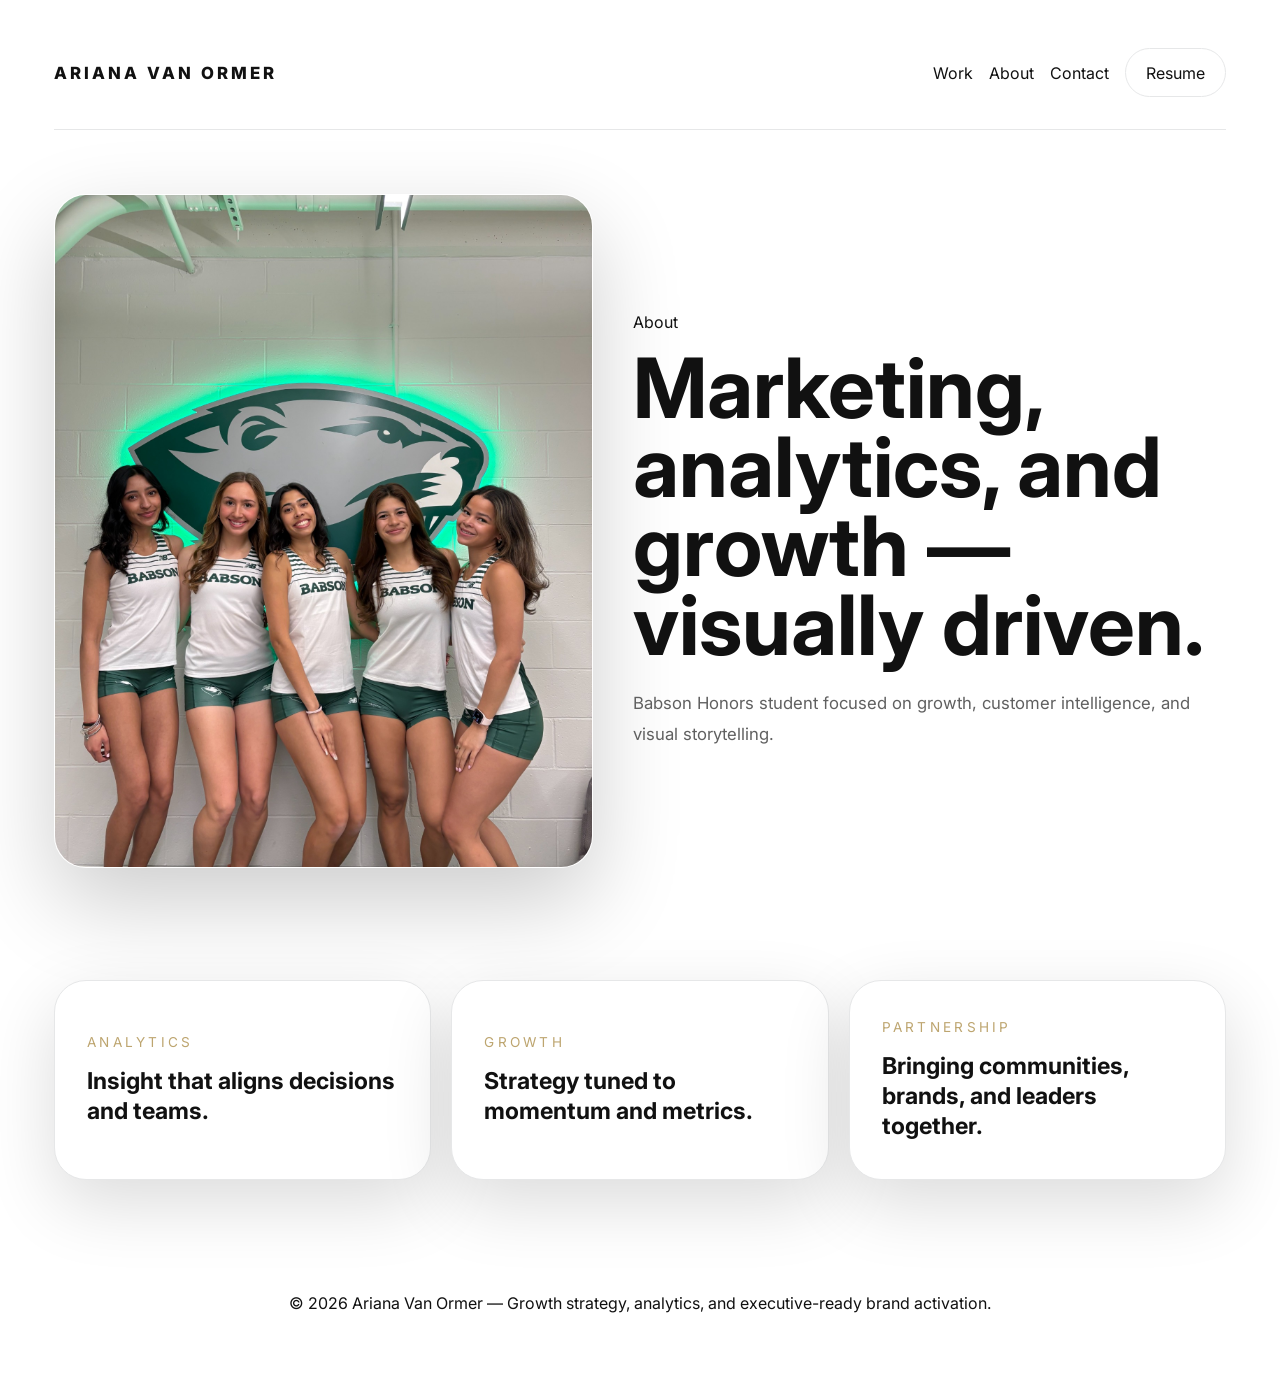
<file: about.html>
﻿<!DOCTYPE html>
<html lang="en">
<head>
  <meta charset="UTF-8">
  <meta name="viewport" content="width=device-width, initial-scale=1.0">
  <title>About | Ariana Van Ormer</title>
  <meta name="description" content="Ariana Van Ormer is a growth strategist specializing in analytics, brand momentum, and executive-ready storytelling.">
  <link rel="preconnect" href="https://fonts.googleapis.com">
  <link rel="preconnect" href="https://fonts.gstatic.com" crossorigin>
  <link href="https://fonts.googleapis.com/css2?family=Inter:wght@400;500;600;700;800&display=swap" rel="stylesheet">
  <link rel="stylesheet" href="css/style.css">
  <script defer src="js/script.js"></script>
</head>
<body>
  <div class="page-shell">
    <header class="site-header">
      <a class="brand" href="index.html">Ariana Van Ormer</a>
      <button class="nav-toggle" aria-label="Open navigation">
        <span></span><span></span><span></span>
      </button>
      <nav class="site-nav">
        <a href="index.html#projects">Work</a>
        <a href="index.html#about">About</a>
        <a href="index.html#contact">Contact</a>
        <a class="nav-cta" href="resume.html">Resume</a>
      </nav>
    </header>

    <main>
      <section class="about-hero section-block">
        <div class="about-headshot">
          <img src="assets/athlete.jpg" alt="Ariana Van Ormer athlete portrait">
        </div>
        <div class="about-copy">
          <p class="eyebrow">About</p>
          <h1>Marketing, analytics, and growth — visually driven.</h1>
          <p class="about-intro">Babson Honors student focused on growth, customer intelligence, and visual storytelling.</p>
        </div>
      </section>

      <section class="pillar-section section-block">
        <div class="pillar-grid">
          <article class="pillar-card">
            <span>ANALYTICS</span>
            <h2>Insight that aligns decisions and teams.</h2>
          </article>
          <article class="pillar-card">
            <span>GROWTH</span>
            <h2>Strategy tuned to momentum and metrics.</h2>
          </article>
          <article class="pillar-card">
            <span>PARTNERSHIP</span>
            <h2>Bringing communities, brands, and leaders together.</h2>
          </article>
        </div>
      </section>
    </main>

    <footer class="site-footer">
      <p>© 2026 Ariana Van Ormer — Growth strategy, analytics, and executive-ready brand activation.</p>
    </footer>
  </div>
</body>
</html>
</file>
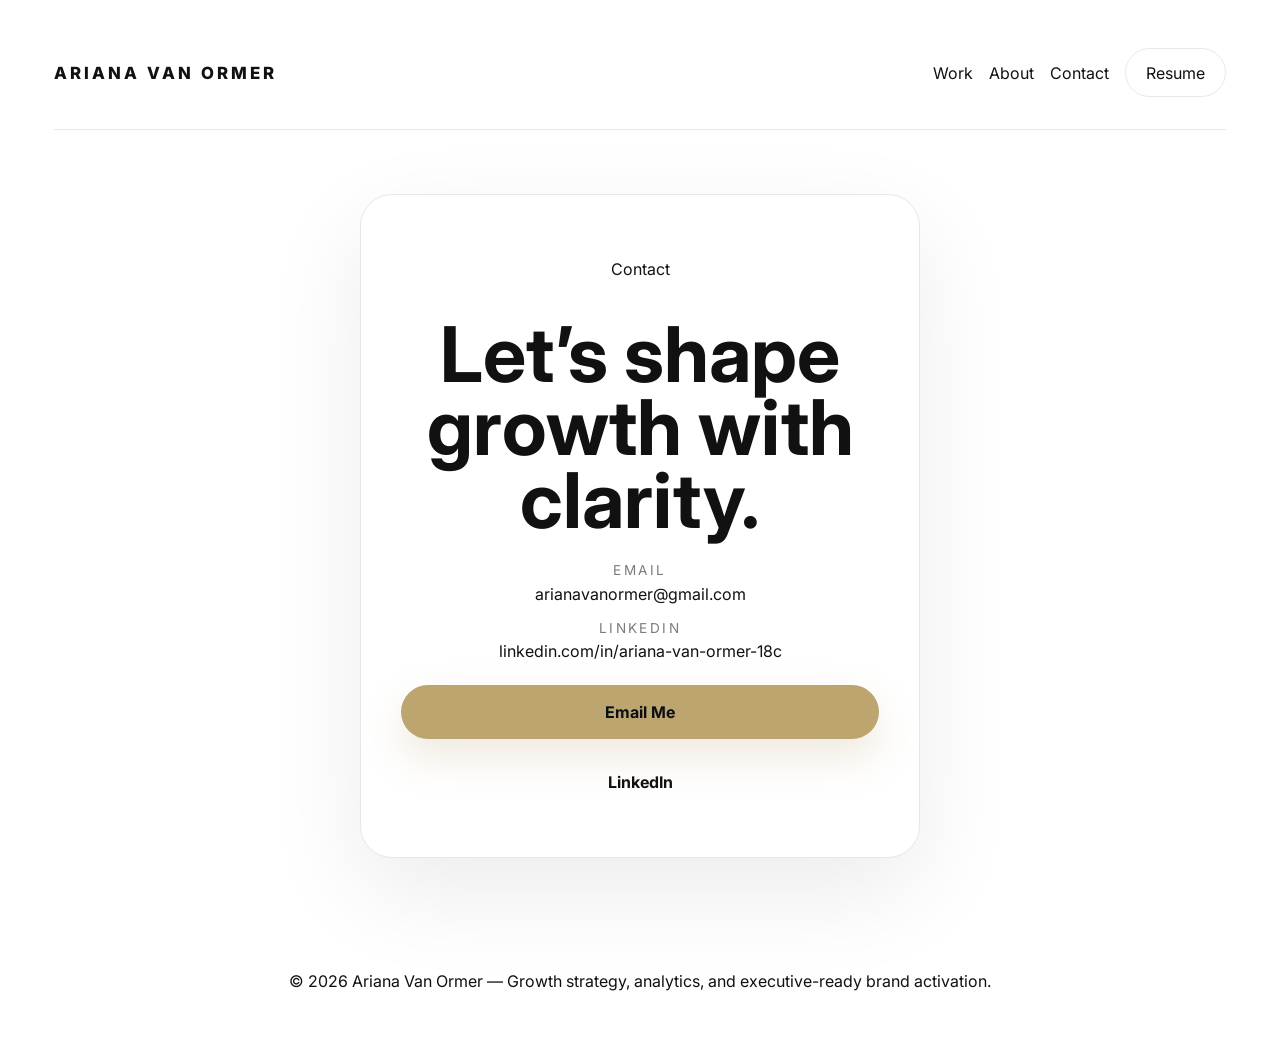
<file: contact.html>
﻿<!DOCTYPE html>
<html lang="en">
<head>
  <meta charset="UTF-8">
  <meta name="viewport" content="width=device-width, initial-scale=1.0">
  <title>Contact | Ariana Van Ormer</title>
  <meta name="description" content="Contact Ariana Van Ormer for growth strategy, analytics leadership, and executive-ready brand direction.">
  <link rel="preconnect" href="https://fonts.googleapis.com">
  <link rel="preconnect" href="https://fonts.gstatic.com" crossorigin>
  <link href="https://fonts.googleapis.com/css2?family=Inter:wght@400;500;600;700;800&display=swap" rel="stylesheet">
  <link rel="stylesheet" href="css/style.css">
  <script defer src="js/script.js"></script>
</head>
<body>
  <div class="page-shell">
    <header class="site-header">
      <a class="brand" href="index.html">Ariana Van Ormer</a>
      <button class="nav-toggle" aria-label="Open navigation">
        <span></span><span></span><span></span>
      </button>
      <nav class="site-nav">
        <a href="index.html#projects">Work</a>
        <a href="index.html#about">About</a>
        <a href="index.html#contact">Contact</a>
        <a class="nav-cta" href="resume.html">Resume</a>
      </nav>
    </header>

    <main>
      <section class="contact-page">
        <div class="contact-panel">
          <p class="eyebrow">Contact</p>
          <h1>Let’s shape growth with clarity.</h1>
          <div class="contact-details">
            <div class="contact-item">
              <span>Email</span>
              <a href="mailto:arianavanormer@gmail.com">arianavanormer@gmail.com</a>
            </div>
            <div class="contact-item">
              <span>LinkedIn</span>
              <a href="https://www.linkedin.com/in/ariana-van-ormer-18c/" target="_blank" rel="noreferrer">linkedin.com/in/ariana-van-ormer-18c</a>
            </div>
          </div>
          <div class="contact-actions">
            <a class="button button-primary" href="mailto:arianavanormer@gmail.com">Email Me</a>
            <a class="button button-secondary" href="https://www.linkedin.com/in/ariana-van-ormer-18c/" target="_blank" rel="noreferrer">LinkedIn</a>
          </div>
        </div>
      </section>
    </main>

    <footer class="site-footer">
      <p>© 2026 Ariana Van Ormer — Growth strategy, analytics, and executive-ready brand activation.</p>
    </footer>
  </div>
</body>
</html>
</file>
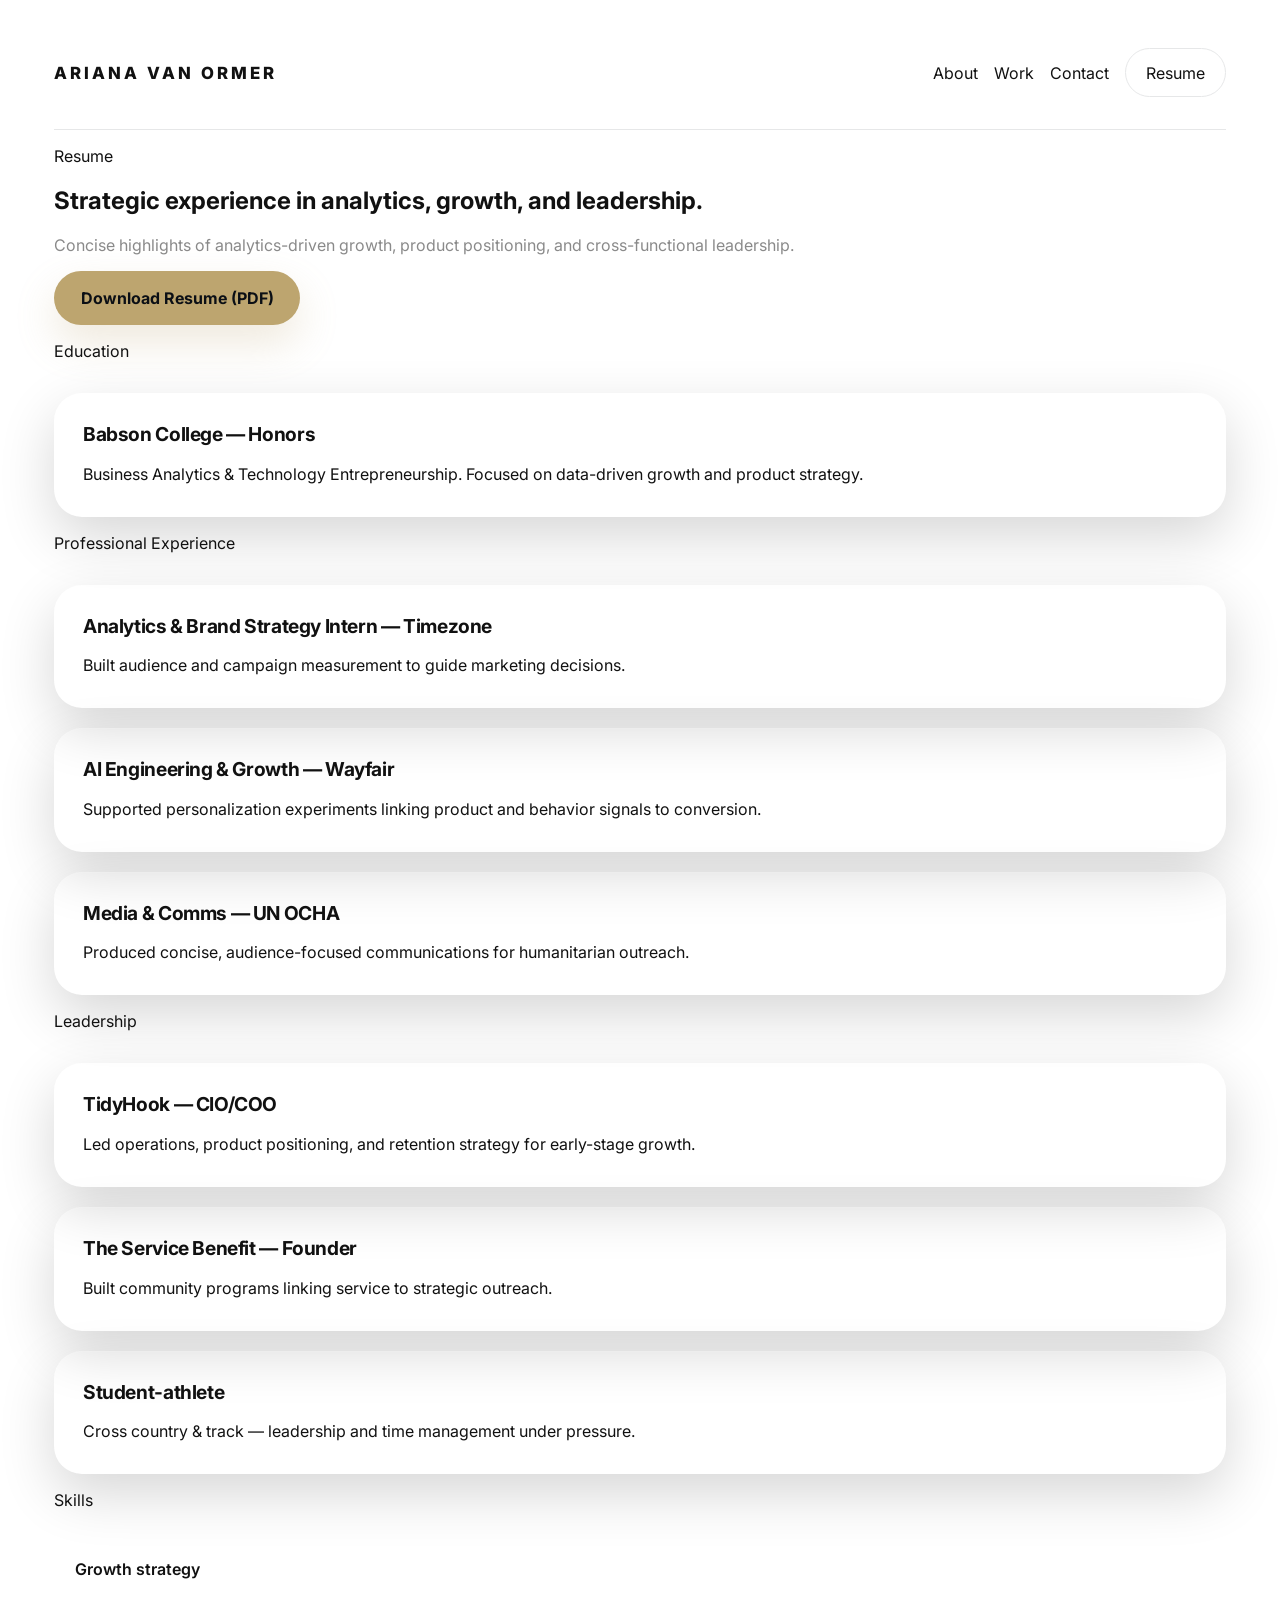
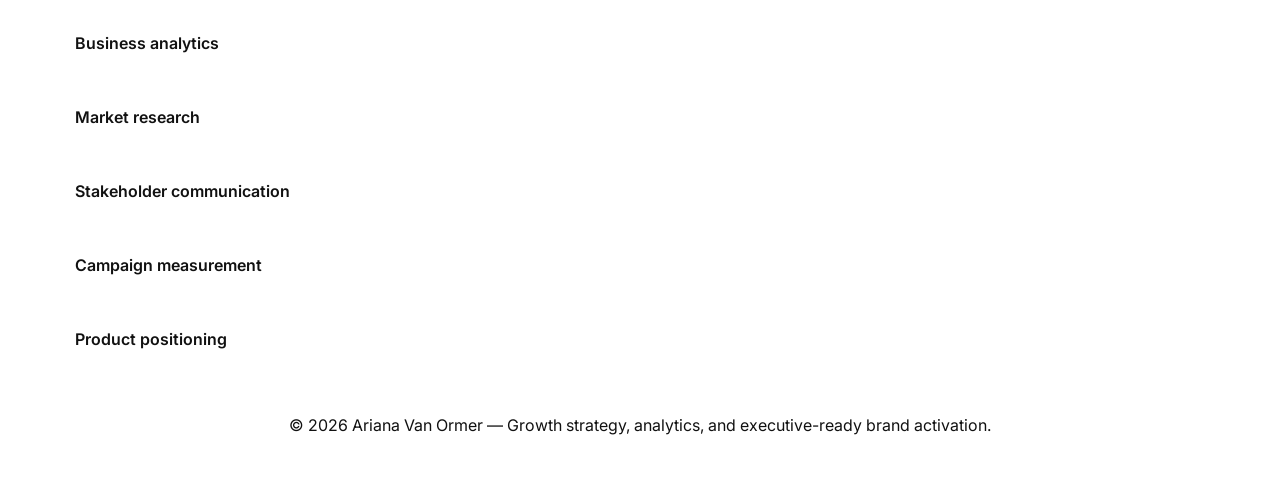
<file: resume.html>
﻿<!DOCTYPE html>
<html lang="en">
<head>
  <meta charset="UTF-8">
  <meta name="viewport" content="width=device-width, initial-scale=1.0">
  <title>Resume | Ariana Van Ormer</title>
  <link rel="preconnect" href="https://fonts.googleapis.com">
  <link rel="preconnect" href="https://fonts.gstatic.com" crossorigin>
  <link href="https://fonts.googleapis.com/css2?family=Inter:wght@400;500;600;700;800&display=swap" rel="stylesheet">
  <link rel="stylesheet" href="css/style.css">
  <script defer src="js/script.js"></script>
</head>
<body>
  <div class="page-shell">
    <header class="site-header">
      <a class="brand" href="index.html">Ariana Van Ormer</a>
      <button class="nav-toggle" aria-label="Open navigation">
        <span></span><span></span><span></span>
      </button>
      <nav class="site-nav">
        <a href="index.html#about">About</a>
        <a href="index.html#projects">Work</a>
        <a href="index.html#contact">Contact</a>
        <a class="nav-cta" href="resume.html">Resume</a>
      </nav>
    </header>

    <main>
      <section class="section-block">
        <p class="eyebrow">Resume</p>
        <h2>Strategic experience in analytics, growth, and leadership.</h2>
        <p class="hero-text">Concise highlights of analytics-driven growth, product positioning, and cross-functional leadership.</p>
        <div style="margin-top:1rem">
          <a class="button button-primary" href="assets/resume.pdf.pdf" download>Download Resume (PDF)</a>
        </div>
      </section>

      <section class="section-block">
        <p class="eyebrow">Education</p>
        <div class="experience-grid">
          <article class="experience-card">
            <h3>Babson College — Honors</h3>
            <p>Business Analytics & Technology Entrepreneurship. Focused on data-driven growth and product strategy.</p>
          </article>
        </div>
      </section>

      <section class="section-block">
        <p class="eyebrow">Professional Experience</p>
        <div class="experience-grid">
          <article class="experience-card">
            <h3>Analytics & Brand Strategy Intern — Timezone</h3>
            <p>Built audience and campaign measurement to guide marketing decisions.</p>
          </article>
          <article class="experience-card">
            <h3>AI Engineering & Growth — Wayfair</h3>
            <p>Supported personalization experiments linking product and behavior signals to conversion.</p>
          </article>
          <article class="experience-card">
            <h3>Media & Comms — UN OCHA</h3>
            <p>Produced concise, audience-focused communications for humanitarian outreach.</p>
          </article>
        </div>
      </section>

      <section class="section-block">
        <p class="eyebrow">Leadership</p>
        <div class="experience-grid">
          <article class="experience-card">
            <h3>TidyHook — CIO/COO</h3>
            <p>Led operations, product positioning, and retention strategy for early-stage growth.</p>
          </article>
          <article class="experience-card">
            <h3>The Service Benefit — Founder</h3>
            <p>Built community programs linking service to strategic outreach.</p>
          </article>
          <article class="experience-card">
            <h3>Student-athlete</h3>
            <p>Cross country & track — leadership and time management under pressure.</p>
          </article>
        </div>
      </section>

      <section class="section-block">
        <p class="eyebrow">Skills</p>
        <div class="skills-grid">
          <div class="skill-pill">Growth strategy</div>
          <div class="skill-pill">Business analytics</div>
          <div class="skill-pill">Market research</div>
          <div class="skill-pill">Stakeholder communication</div>
          <div class="skill-pill">Campaign measurement</div>
          <div class="skill-pill">Product positioning</div>
        </div>
      </section>
    </main>

    <footer class="site-footer">
      <p>© 2026 Ariana Van Ormer — Growth strategy, analytics, and executive-ready brand activation.</p>
    </footer>
  </div>
</body>
</html>
</file>
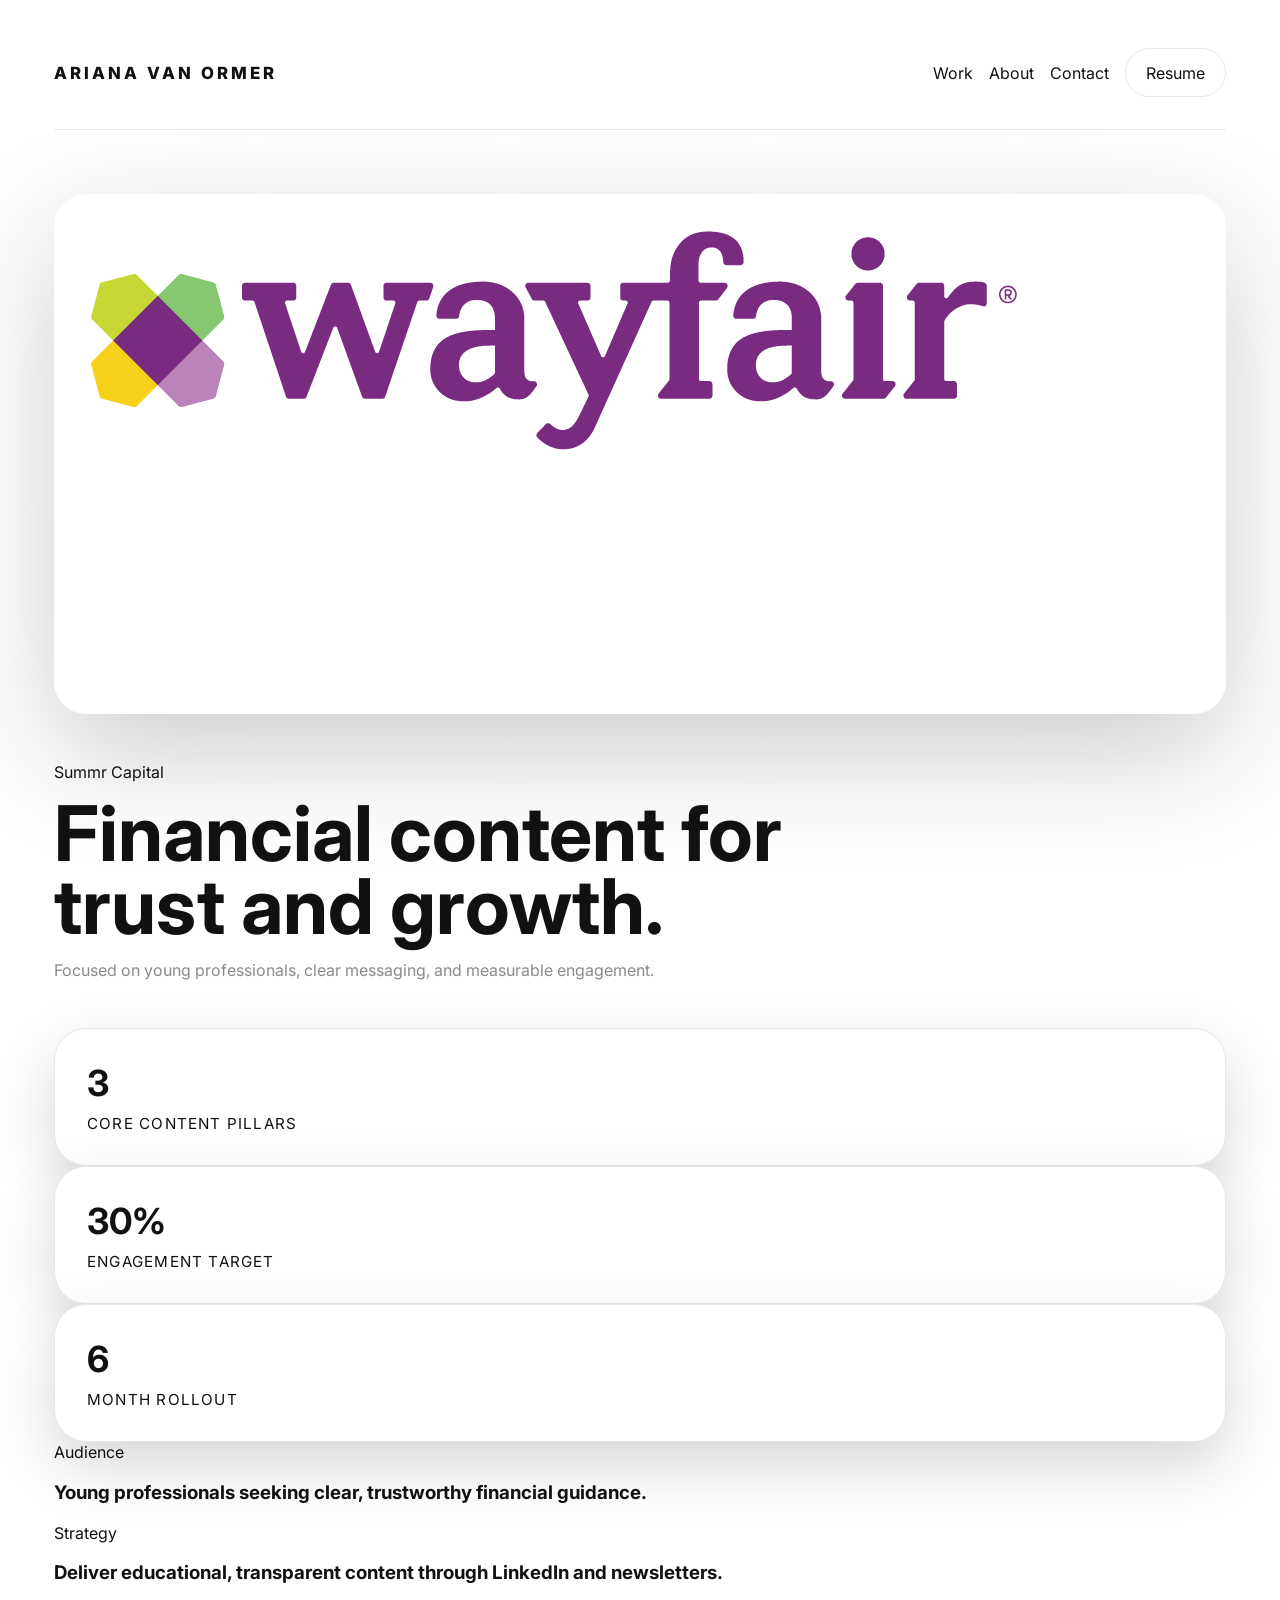
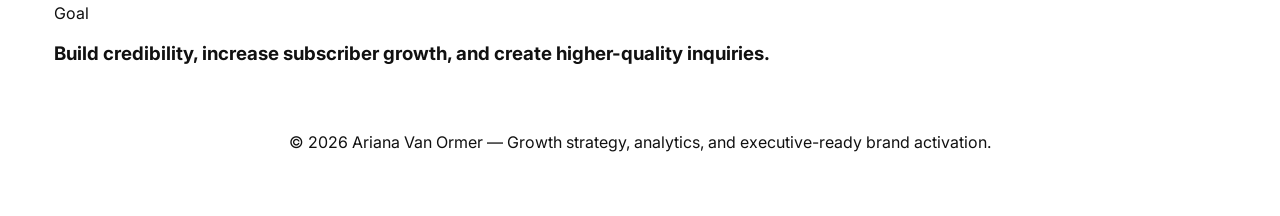
<file: projects/summr-financial-content-strategy.html>
<!DOCTYPE html>
<html lang="en">
<head>
  <meta charset="UTF-8">
  <meta name="viewport" content="width=device-width, initial-scale=1.0">
  <title>Summr Capital Strategy | Ariana Van Ormer</title>
  <meta name="description" content="Summr Capital strategic marketing case study focused on audience, trust, and financial content growth.">
  <link rel="preconnect" href="https://fonts.googleapis.com">
  <link rel="preconnect" href="https://fonts.gstatic.com" crossorigin>
  <link href="https://fonts.googleapis.com/css2?family=Inter:wght@400;500;600;700;800&display=swap" rel="stylesheet">
  <link rel="stylesheet" href="../css/style.css">
  <script defer src="../js/script.js"></script>
</head>
<body>
  <div class="page-shell">
    <header class="site-header">
      <a class="brand" href="../index.html">Ariana Van Ormer</a>
      <button class="nav-toggle" aria-label="Open navigation">
        <span></span><span></span><span></span>
      </button>
      <nav class="site-nav">
        <a href="../index.html#projects">Work</a>
        <a href="../index.html#about">About</a>
        <a href="../index.html#contact">Contact</a>
        <a class="nav-cta" href="../resume.html">Resume</a>
      </nav>
    </header>

    <main>
      <section class="case-hero">
        <div class="case-hero-image">
          <img src="../assets/wayfair.png" alt="Summr case study image">
        </div>
        <div class="case-hero-copy">
          <p class="eyebrow">Summr Capital</p>
          <h1>Financial content for trust and growth.</h1>
          <p class="hero-text">Focused on young professionals, clear messaging, and measurable engagement.</p>
        </div>
      </section>

      <section class="metrics-strip">
        <div class="metric-card">
          <strong>3</strong>
          <span>Core content pillars</span>
        </div>
        <div class="metric-card">
          <strong>30%</strong>
          <span>Engagement target</span>
        </div>
        <div class="metric-card">
          <strong>6</strong>
          <span>Month rollout</span>
        </div>
      </section>

      <section class="summary-grid">
        <article class="summary-card">
          <span>Audience</span>
          <h3>Young professionals seeking clear, trustworthy financial guidance.</h3>
        </article>
        <article class="summary-card">
          <span>Strategy</span>
          <h3>Deliver educational, transparent content through LinkedIn and newsletters.</h3>
        </article>
        <article class="summary-card">
          <span>Goal</span>
          <h3>Build credibility, increase subscriber growth, and create higher-quality inquiries.</h3>
        </article>
      </section>
    </main>

    <footer class="site-footer">
      <p>© 2026 Ariana Van Ormer — Growth strategy, analytics, and executive-ready brand activation.</p>
    </footer>
  </div>
</body>
</html>
</file>
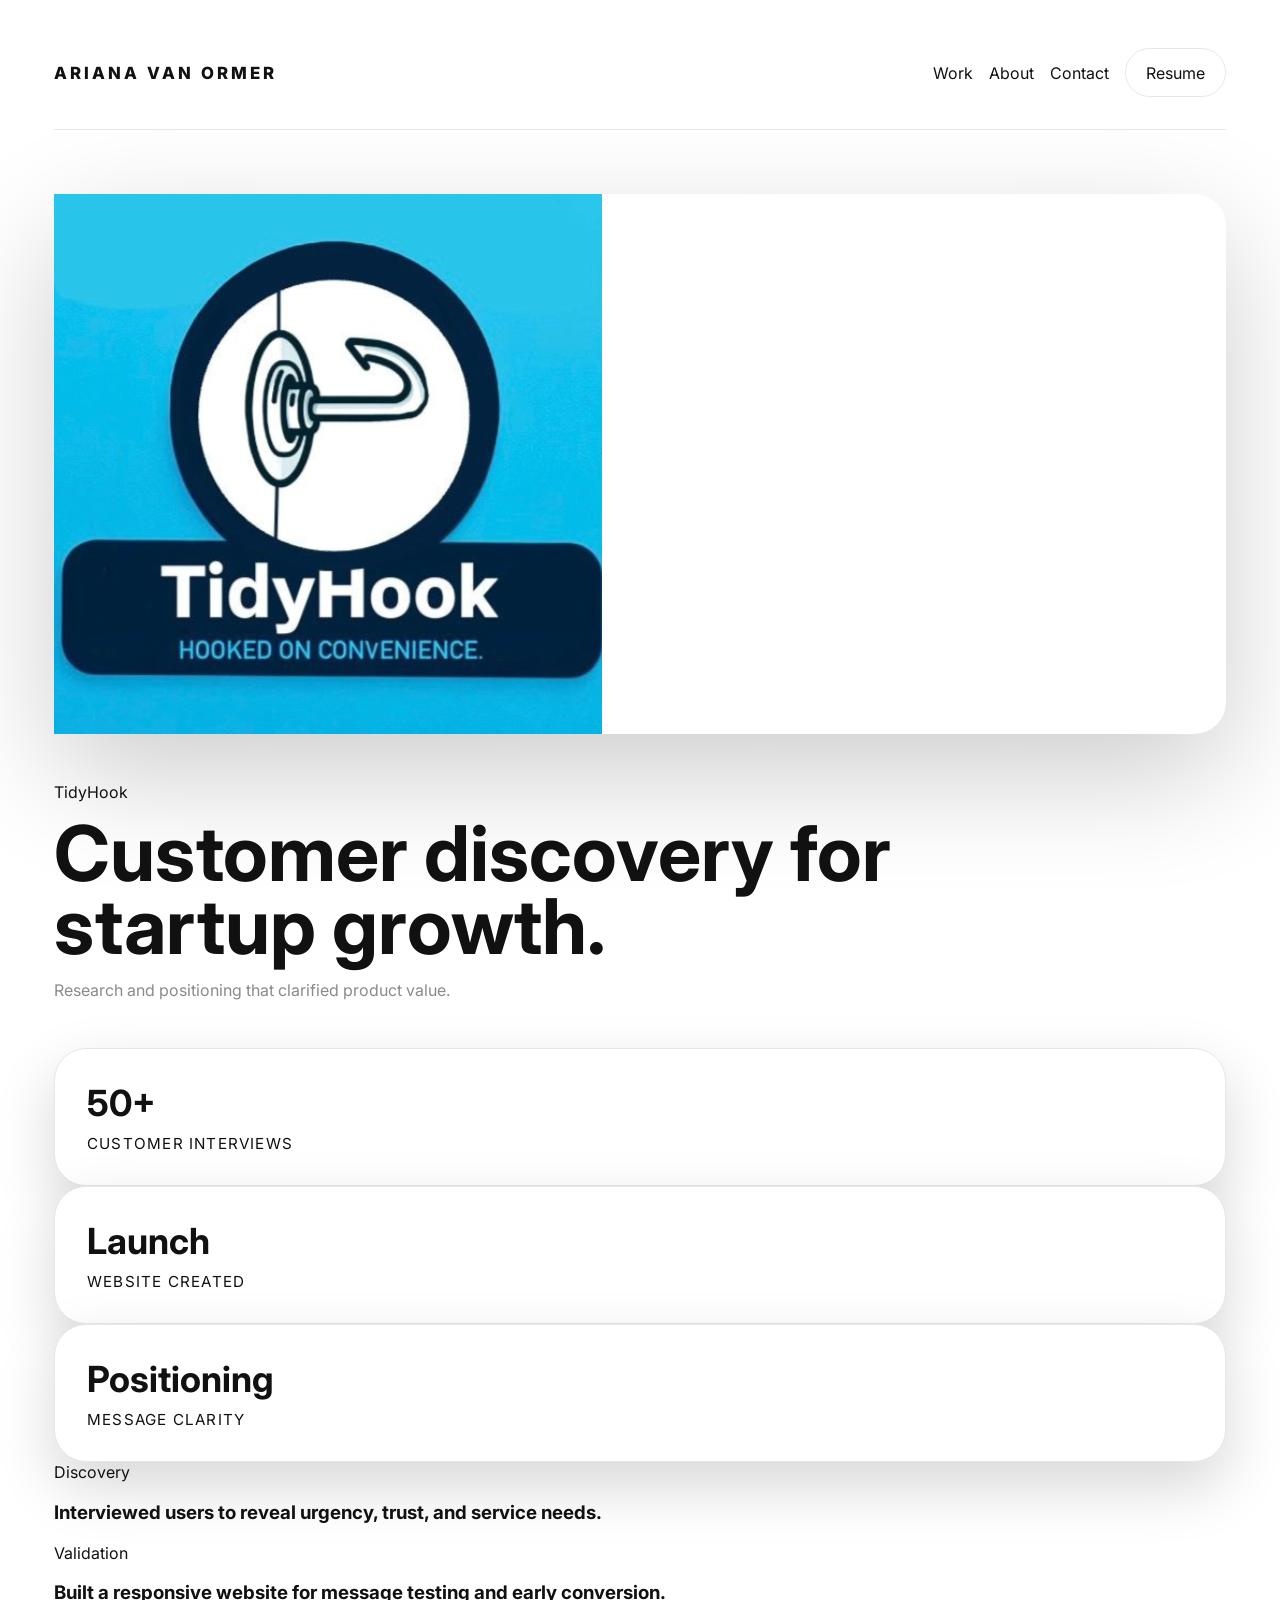
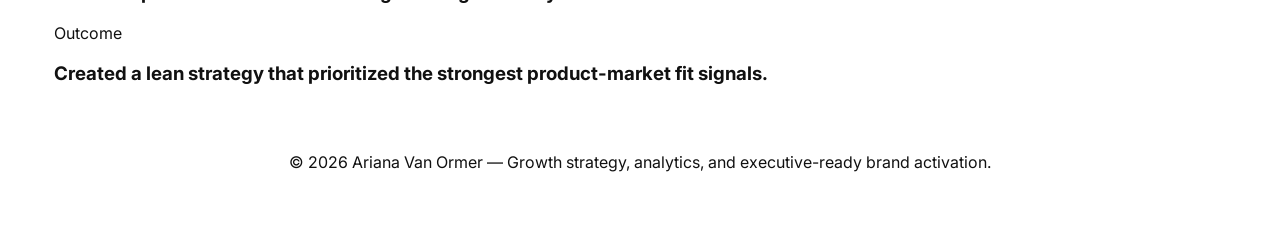
<file: projects/tidyhook-startup-growth.html>
﻿<!DOCTYPE html>
<html lang="en">
<head>
  <meta charset="UTF-8">
  <meta name="viewport" content="width=device-width, initial-scale=1.0">
  <title>TidyHook Growth Case Study | Ariana Van Ormer</title>
  <meta name="description" content="TidyHook startup growth case study focused on customer discovery, narrative, and early product positioning.">
  <link rel="preconnect" href="https://fonts.googleapis.com">
  <link rel="preconnect" href="https://fonts.gstatic.com" crossorigin>
  <link href="https://fonts.googleapis.com/css2?family=Inter:wght@400;500;600;700;800&display=swap" rel="stylesheet">
  <link rel="stylesheet" href="../css/style.css">
  <script defer src="../js/script.js"></script>
</head>
<body>
  <div class="page-shell">
    <header class="site-header">
      <a class="brand" href="../index.html">Ariana Van Ormer</a>
      <button class="nav-toggle" aria-label="Open navigation">
        <span></span><span></span><span></span>
      </button>
      <nav class="site-nav">
        <a href="../index.html#projects">Work</a>
        <a href="../index.html#about">About</a>
        <a href="../index.html#contact">Contact</a>
        <a class="nav-cta" href="../resume.html">Resume</a>
      </nav>
    </header>

    <main>
      <section class="case-hero">
        <div class="case-hero-image">
          <img src="../assets/tidyhook.png" alt="TidyHook case study image">
        </div>
        <div class="case-hero-copy">
          <p class="eyebrow">TidyHook</p>
          <h1>Customer discovery for startup growth.</h1>
          <p class="hero-text">Research and positioning that clarified product value.</p>
        </div>
      </section>

      <section class="metrics-strip">
        <div class="metric-card">
          <strong>50+</strong>
          <span>Customer interviews</span>
        </div>
        <div class="metric-card">
          <strong>Launch</strong>
          <span>Website created</span>
        </div>
        <div class="metric-card">
          <strong>Positioning</strong>
          <span>Message clarity</span>
        </div>
      </section>

      <section class="summary-grid">
        <article class="summary-card">
          <span>Discovery</span>
          <h3>Interviewed users to reveal urgency, trust, and service needs.</h3>
        </article>
        <article class="summary-card">
          <span>Validation</span>
          <h3>Built a responsive website for message testing and early conversion.
</h3>
        </article>
        <article class="summary-card">
          <span>Outcome</span>
          <h3>Created a lean strategy that prioritized the strongest product-market fit signals.</h3>
        </article>
      </section>
    </main>

    <footer class="site-footer">
      <p>© 2026 Ariana Van Ormer — Growth strategy, analytics, and executive-ready brand activation.</p>
    </footer>
  </div>
</body>
</html>
</file>
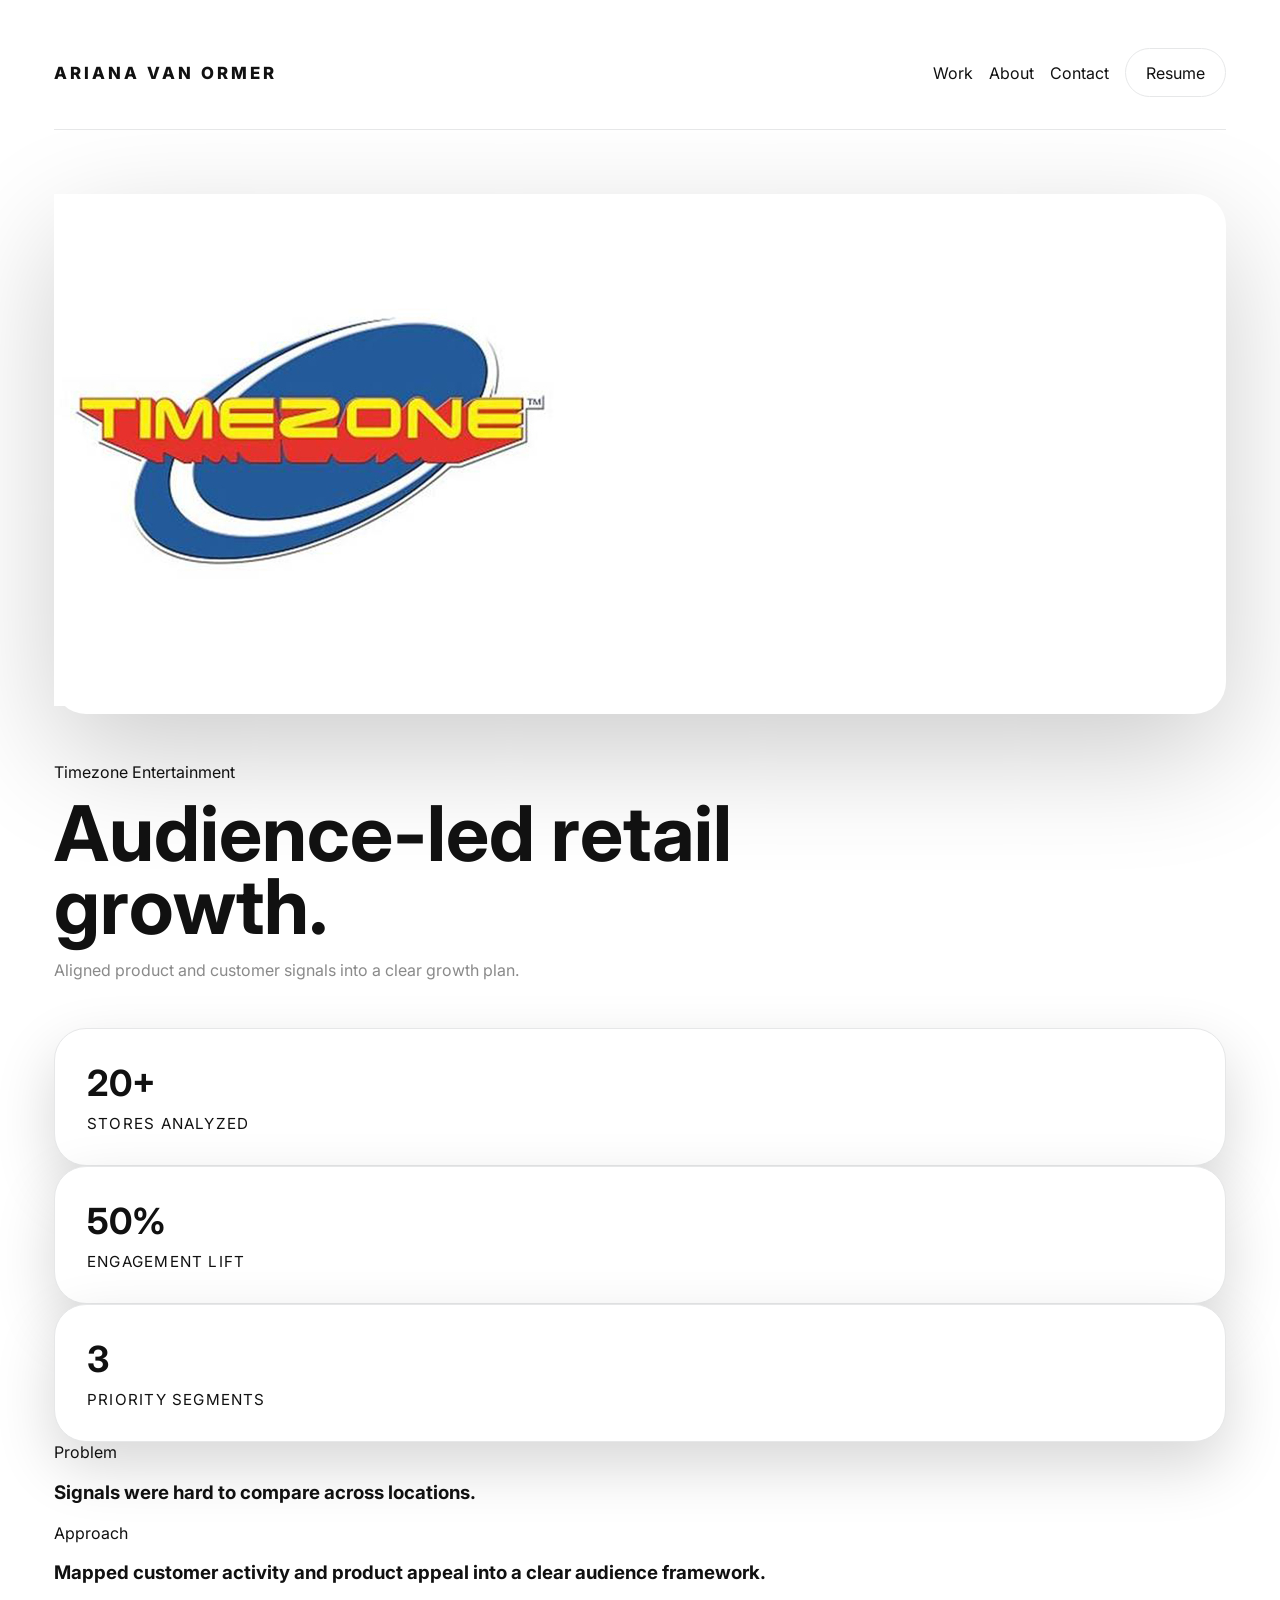
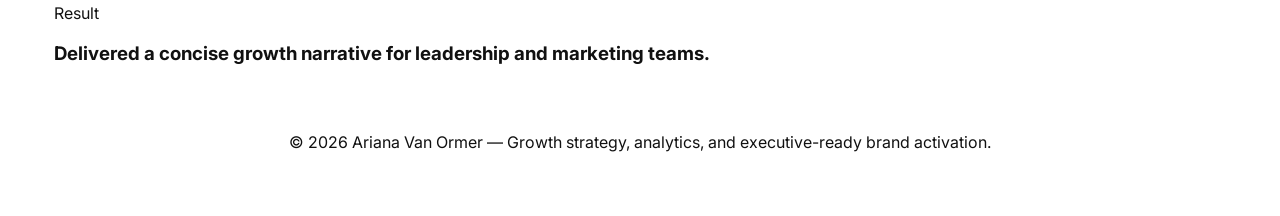
<file: projects/timezone-case-study.html>
﻿<!DOCTYPE html>
<html lang="en">
<head>
  <meta charset="UTF-8">
  <meta name="viewport" content="width=device-width, initial-scale=1.0">
  <title>Timezone Entertainment Case Study | Ariana Van Ormer</title>
  <meta name="description" content="Timezone Entertainment case study focused on audience analytics and retail growth strategy.">
  <link rel="preconnect" href="https://fonts.googleapis.com">
  <link rel="preconnect" href="https://fonts.gstatic.com" crossorigin>
  <link href="https://fonts.googleapis.com/css2?family=Inter:wght@400;500;600;700;800&display=swap" rel="stylesheet">
  <link rel="stylesheet" href="../css/style.css">
  <script defer src="../js/script.js"></script>
</head>
<body>
  <div class="page-shell">
    <header class="site-header">
      <a class="brand" href="../index.html">Ariana Van Ormer</a>
      <button class="nav-toggle" aria-label="Open navigation">
        <span></span><span></span><span></span>
      </button>
      <nav class="site-nav">
        <a href="../index.html#projects">Work</a>
        <a href="../index.html#about">About</a>
        <a href="../index.html#contact">Contact</a>
        <a class="nav-cta" href="../resume.html">Resume</a>
      </nav>
    </header>

    <main>
      <section class="case-hero">
        <div class="case-hero-image">
          <img src="../assets/timezone.png" alt="Timezone Entertainment case study image">
        </div>
        <div class="case-hero-copy">
          <p class="eyebrow">Timezone Entertainment</p>
          <h1>Audience-led retail growth.</h1>
          <p class="hero-text">Aligned product and customer signals into a clear growth plan.</p>
        </div>
      </section>

      <section class="metrics-strip">
        <div class="metric-card">
          <strong>20+</strong>
          <span>Stores analyzed</span>
        </div>
        <div class="metric-card">
          <strong>50%</strong>
          <span>Engagement lift</span>
        </div>
        <div class="metric-card">
          <strong>3</strong>
          <span>Priority segments</span>
        </div>
      </section>

      <section class="summary-grid">
        <article class="summary-card">
          <span>Problem</span>
          <h3>Signals were hard to compare across locations.</h3>
        </article>
        <article class="summary-card">
          <span>Approach</span>
          <h3>Mapped customer activity and product appeal into a clear audience framework.</h3>
        </article>
        <article class="summary-card">
          <span>Result</span>
          <h3>Delivered a concise growth narrative for leadership and marketing teams.</h3>
        </article>
      </section>
    </main>

    <footer class="site-footer">
      <p>© 2026 Ariana Van Ormer — Growth strategy, analytics, and executive-ready brand activation.</p>
    </footer>
  </div>
</body>
</html>
</file>
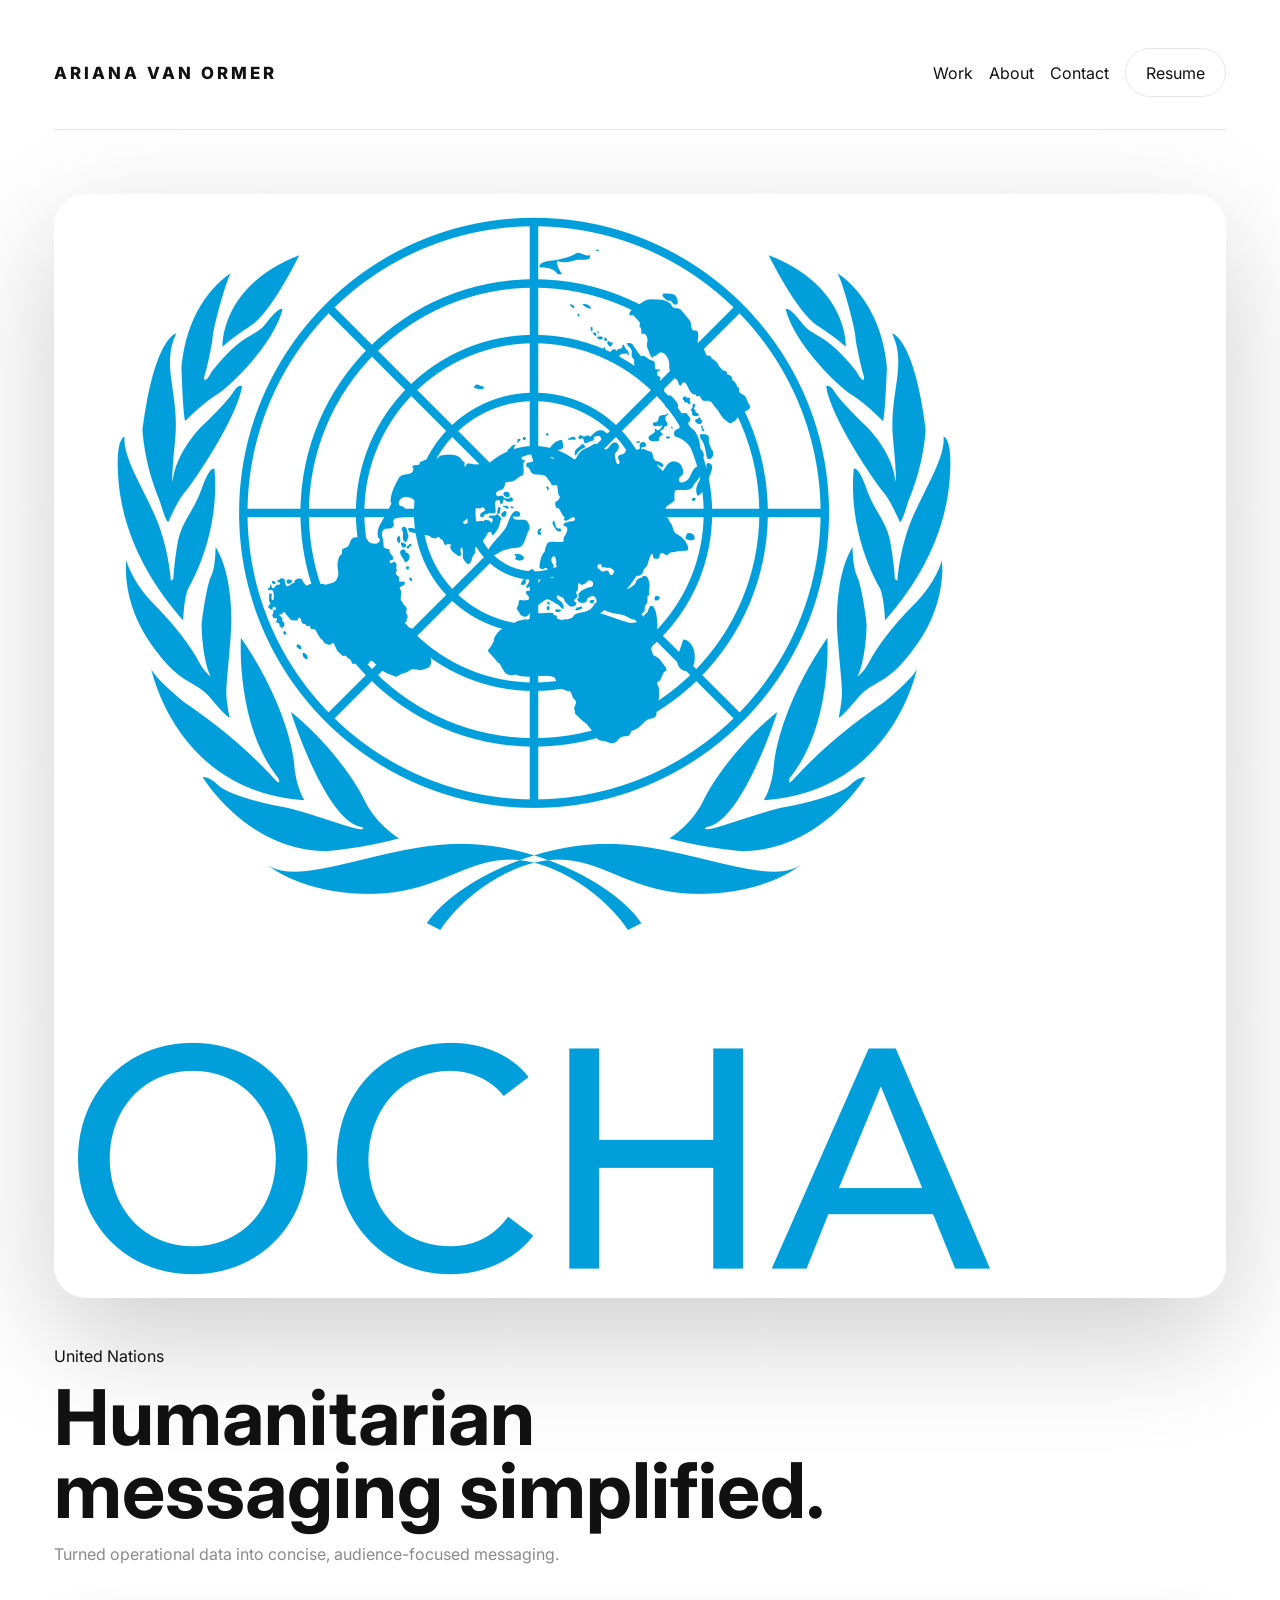
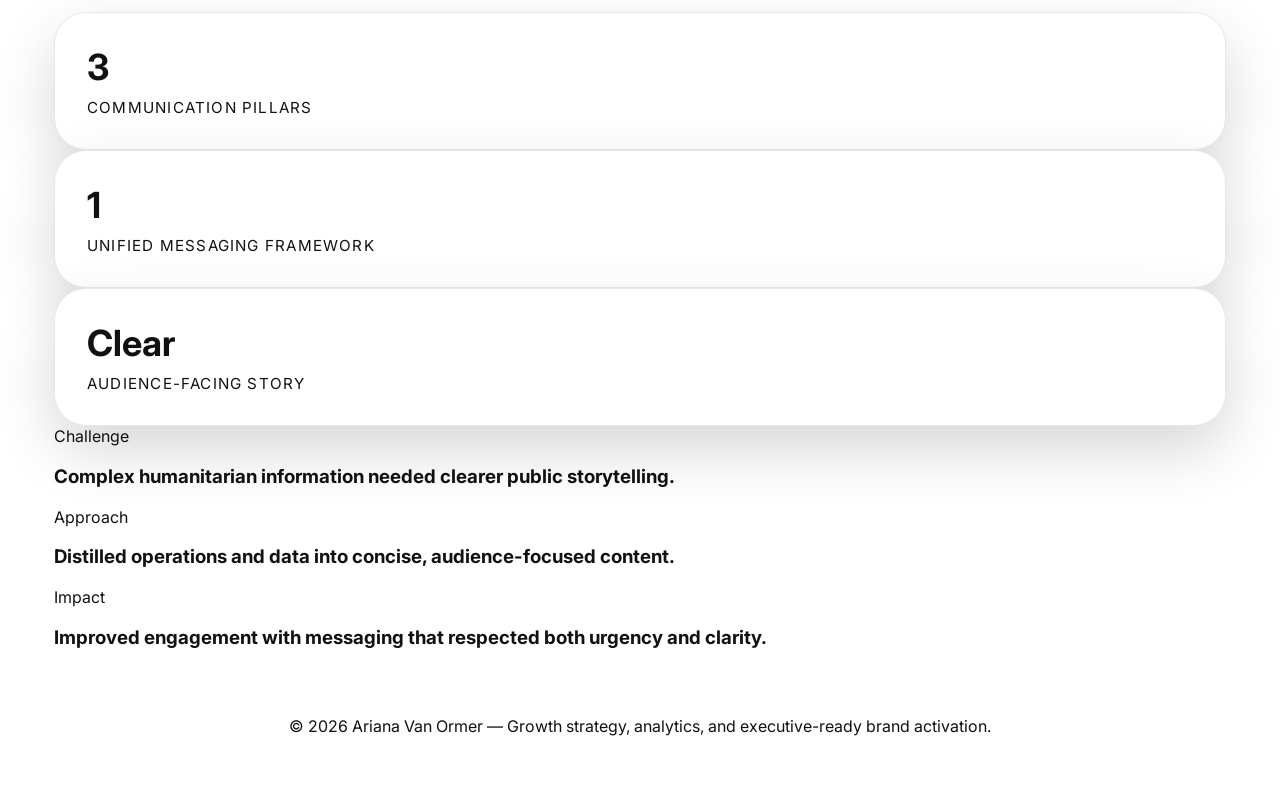
<file: projects/un-communications.html>
﻿<!DOCTYPE html>
<html lang="en">
<head>
  <meta charset="UTF-8">
  <meta name="viewport" content="width=device-width, initial-scale=1.0">
  <title>UN Communications Case Study | Ariana Van Ormer</title>
  <meta name="description" content="UN OCHA communications case study focused on simplifying humanitarian messaging and audience engagement.">
  <link rel="preconnect" href="https://fonts.googleapis.com">
  <link rel="preconnect" href="https://fonts.gstatic.com" crossorigin>
  <link href="https://fonts.googleapis.com/css2?family=Inter:wght@400;500;600;700;800&display=swap" rel="stylesheet">
  <link rel="stylesheet" href="../css/style.css">
  <script defer src="../js/script.js"></script>
</head>
<body>
  <div class="page-shell">
    <header class="site-header">
      <a class="brand" href="../index.html">Ariana Van Ormer</a>
      <button class="nav-toggle" aria-label="Open navigation">
        <span></span><span></span><span></span>
      </button>
      <nav class="site-nav">
        <a href="../index.html#projects">Work</a>
        <a href="../index.html#about">About</a>
        <a href="../index.html#contact">Contact</a>
        <a class="nav-cta" href="../resume.html">Resume</a>
      </nav>
    </header>

    <main>
      <section class="case-hero">
        <div class="case-hero-image">
          <img src="../assets/un.png" alt="UN case study image">
        </div>
        <div class="case-hero-copy">
          <p class="eyebrow">United Nations</p>
          <h1>Humanitarian messaging simplified.</h1>
          <p class="hero-text">Turned operational data into concise, audience-focused messaging.</p>
        </div>
      </section>

      <section class="metrics-strip">
        <div class="metric-card">
          <strong>3</strong>
          <span>Communication pillars</span>
        </div>
        <div class="metric-card">
          <strong>1</strong>
          <span>Unified messaging framework</span>
        </div>
        <div class="metric-card">
          <strong>Clear</strong>
          <span>Audience-facing story</span>
        </div>
      </section>

      <section class="summary-grid">
        <article class="summary-card">
          <span>Challenge</span>
          <h3>Complex humanitarian information needed clearer public storytelling.</h3>
        </article>
        <article class="summary-card">
          <span>Approach</span>
          <h3>Distilled operations and data into concise, audience-focused content.
</h3>
        </article>
        <article class="summary-card">
          <span>Impact</span>
          <h3>Improved engagement with messaging that respected both urgency and clarity.</h3>
        </article>
      </section>
    </main>

    <footer class="site-footer">
      <p>© 2026 Ariana Van Ormer — Growth strategy, analytics, and executive-ready brand activation.</p>
    </footer>
  </div>
</body>
</html>
</file>
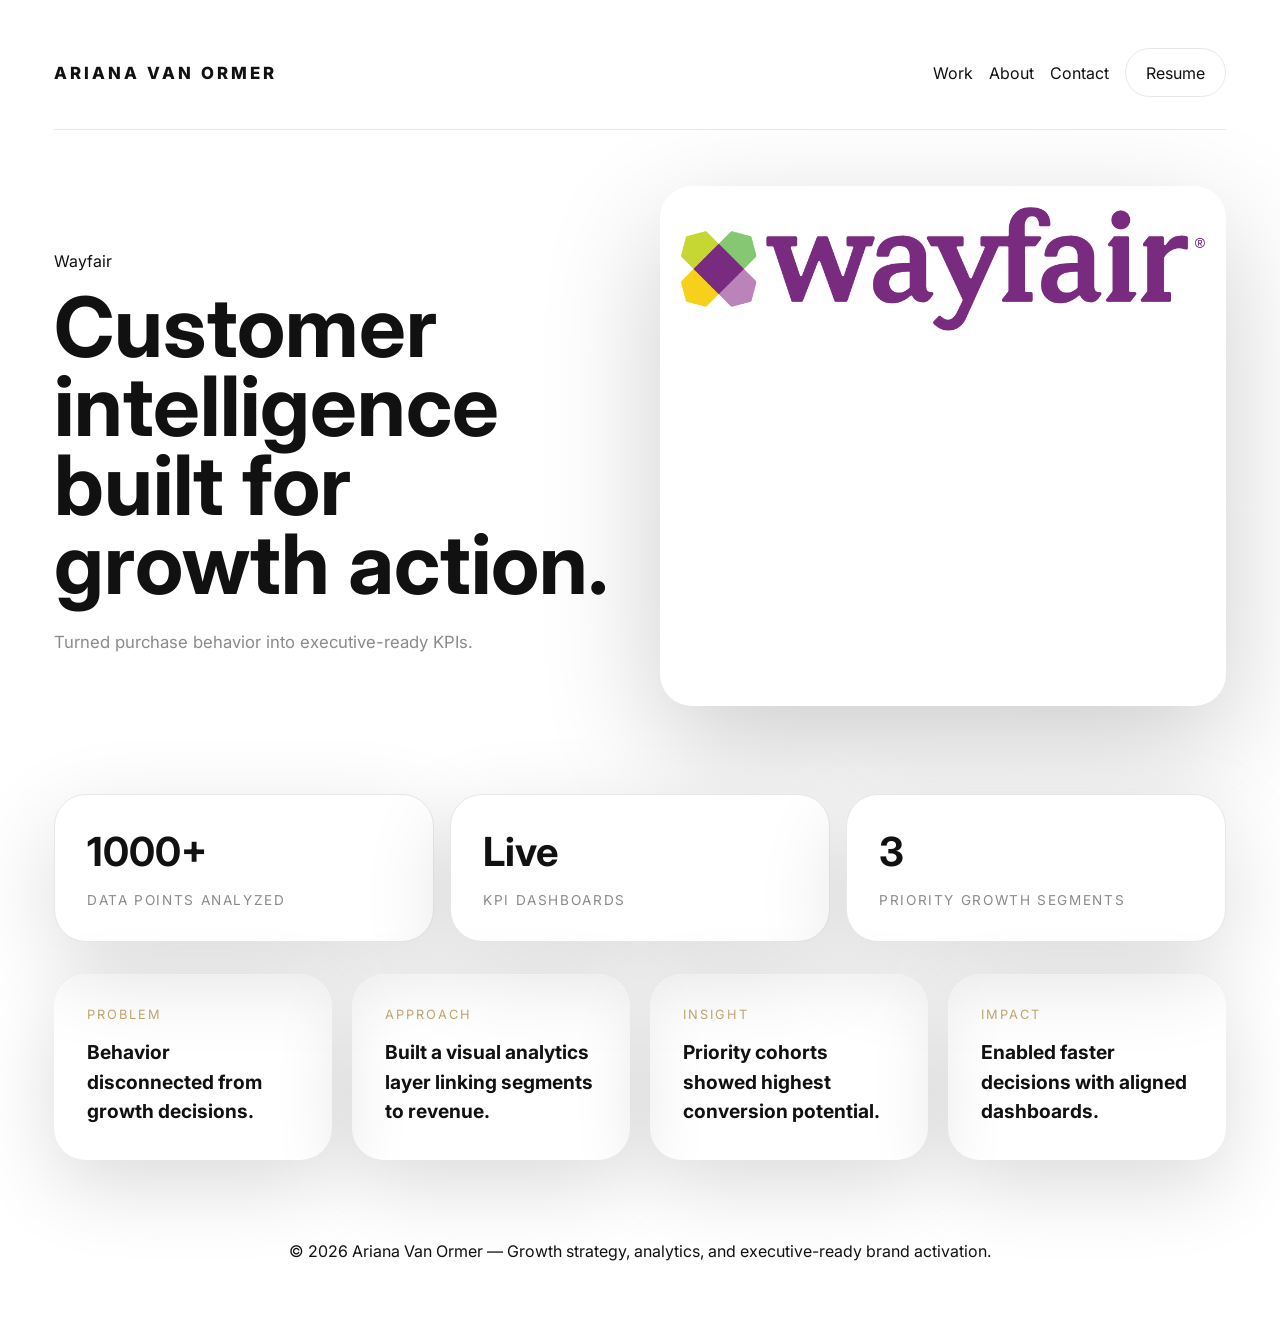
<file: projects/wayfair-growth-project.html>
﻿<!DOCTYPE html>
<html lang="en">
<head>
  <meta charset="UTF-8">
  <meta name="viewport" content="width=device-width, initial-scale=1.0">
  <title>Wayfair Growth Case Study | Ariana Van Ormer</title>
  <meta name="description" content="Wayfair growth case study focusing on customer analytics, KPI dashboards, and audience insights.">
  <link rel="preconnect" href="https://fonts.googleapis.com">
  <link rel="preconnect" href="https://fonts.gstatic.com" crossorigin>
  <link href="https://fonts.googleapis.com/css2?family=Inter:wght@400;500;600;700;800&display=swap" rel="stylesheet">
  <link rel="stylesheet" href="../css/style.css">
  <script defer src="../js/script.js"></script>
</head>
<body>
  <div class="page-shell">
    <header class="site-header">
      <a class="brand" href="../index.html">Ariana Van Ormer</a>
      <button class="nav-toggle" aria-label="Open navigation">
        <span></span><span></span><span></span>
      </button>
      <nav class="site-nav">
        <a href="../index.html#projects">Work</a>
        <a href="../index.html#about">About</a>
        <a href="../index.html#contact">Contact</a>
        <a class="nav-cta" href="../resume.html">Resume</a>
      </nav>
    </header>

    <main>
      <section class="analytics-hero case-hero">
        <div class="analytics-hero-copy case-hero-copy">
          <p class="eyebrow">Wayfair</p>
          <h1>Customer intelligence built for growth action.</h1>
          <p class="hero-text">Turned purchase behavior into executive-ready KPIs.</p>
        </div>
        <div class="case-hero-image">
          <img src="../assets/wayfair.png" alt="Wayfair case study visual">
        </div>
      </section>

      <section class="analytics-metrics metrics-strip">
        <div class="analytics-metric-card metric-card">
          <strong>1000+</strong>
          <span>Data points analyzed</span>
        </div>
        <div class="analytics-metric-card metric-card">
          <strong>Live</strong>
          <span>KPI dashboards</span>
        </div>
        <div class="analytics-metric-card metric-card">
          <strong>3</strong>
          <span>Priority growth segments</span>
        </div>
      </section>

      <section class="analytics-summary-grid summary-grid">
        <article class="analytics-summary-card summary-card">
          <span>Problem</span>
          <h3>Behavior disconnected from growth decisions.</h3>
        </article>
        <article class="analytics-summary-card summary-card">
          <span>Approach</span>
          <h3>Built a visual analytics layer linking segments to revenue.</h3>
        </article>
        <article class="analytics-summary-card summary-card">
          <span>Insight</span>
          <h3>Priority cohorts showed highest conversion potential.</h3>
        </article>
        <article class="analytics-summary-card summary-card">
          <span>Impact</span>
          <h3>Enabled faster decisions with aligned dashboards.</h3>
        </article>
      </section>
    </main>

    <footer class="site-footer">
      <p>© 2026 Ariana Van Ormer — Growth strategy, analytics, and executive-ready brand activation.</p>
    </footer>
  </div>
</body>
</html>
</file>
<file: css/style.css>
﻿:root {
  color-scheme: light;
  --bg: #ffffff;
  --surface: #f7f7f8;
  --surface-soft: #ffffff;
  --panel: #f3f4f6;
  --text: #111111;
  --muted: #5f5f5;
  --muted-strong: #8a8a8a;
  --accent: #bda56f;
  --border: #e6e7e8;
  --shadow: 0 32px 90px rgba(17, 17, 17, 0.08);
  --max-width: 1220px;
}

* {
  box-sizing: border-box;
}

html {
  scroll-behavior: smooth;
}

body {
  margin: 0;
  min-height: 100vh;
  font-family: 'Inter', system-ui, sans-serif;
  background: #ffffff;
  color: var(--text);
}

img {
  max-width: 100%;
  display: block;
}

.youtube-card {
  margin-top: 1.5rem;
  border: 1px solid var(--border);
  border-radius: 28px;
  overflow: hidden;
  background: var(--surface-soft);
}

.youtube-card a {
  display: flex;
  align-items: center;
  gap: 1.25rem;
  padding: 1.6rem;
  text-decoration: none;
  color: inherit;
}

.youtube-card img {
  width: 110px;
  min-width: 110px;
  border-radius: 20px;
  object-fit: cover;
}

.youtube-card h3 {
  margin: 0.15rem 0 0.55rem;
  font-size: 1.15rem;
}

.youtube-card p {
  margin: 0;
  line-height: 1.7;
}

.youtube-card:hover {
  transform: translateY(-2px);
}

.project-logos {
  display: flex;
  flex-wrap: wrap;
  gap: 1rem;
  align-items: center;
  margin: 1rem 0 1.5rem;
}

.project-logo {
  width: 160px;
  max-width: 100%;
}

a {
  color: inherit;
  text-decoration: none;
}

button,
.button {
  font: inherit;
}

.page-shell {
  max-width: var(--max-width);
  margin: 0 auto;
  padding: 32px 24px 48px;
}

.site-header {
  position: sticky;
  top: 0;
  z-index: 15;
  display: flex;
  align-items: center;
  justify-content: space-between;
  gap: 1rem;
  padding: 1rem 0 2rem;
  background: rgba(255, 255, 255, 0.96);
  backdrop-filter: blur(12px);
  border-bottom: 1px solid var(--border);
}

.brand {
  font-size: 1.05rem;
  font-weight: 800;
  letter-spacing: 0.18em;
  text-transform: uppercase;
}

.site-nav {
  display: flex;
  align-items: center;
  gap: 1rem;
  flex-wrap: wrap;
}

.site-nav a {
  color: var(--muted);
  transition: color 0.25s ease, transform 0.25s ease;
}

.site-nav a:hover,
.site-nav .nav-cta:hover {
  color: var(--text);
  transform: translateY(-1px);
}

.nav-cta {
  padding: 0.85rem 1.25rem;
  border: 1px solid var(--border);
  border-radius: 999px;
  background: rgba(255, 255, 255, 0.05);
  color: var(--text);
}

.nav-toggle {
  display: none;
  border: none;
  background: transparent;
  cursor: pointer;
  padding: 0.5rem;
}

.nav-toggle span {
  display: block;
  width: 24px;
  height: 2px;
  margin: 5px 0;
  background: var(--text);
  transition: transform 0.25s ease, opacity 0.25s ease;
}

.hero {
  display: grid;
  grid-template-columns: 1.2fr 1fr;
  gap: 3rem;
  align-items: center;
  padding: 4.5rem 0 4rem;
}

.hero-copy {
  max-width: 760px;
  animation: fadeInUp 0.8s ease both;
}

.hero h1,
.section-heading h2,
.cta-panel h2 {
  margin: 0;
  font-size: clamp(3.5rem, 8vw, 6rem);
  line-height: 0.95;
  letter-spacing: -0.08em;
}

.hero-text,
.section-split p,
.featured-experience p,
.skill-pill,
.contact-card p,
.contact-card a {
  color: var(--muted-strong);
}

.hero-strap {
  margin: 1.25rem 0 0.75rem;
  font-size: 1.15rem;
  color: var(--text);
  font-weight: 600;
}

.hero-meta {
  display: flex;
  flex-wrap: wrap;
  gap: 1rem 2rem;
  margin: 1.5rem 0;
  color: var(--muted-strong);
  font-weight: 600;
}

.hero-actions {
  display: flex;
  flex-wrap: wrap;
  gap: 1rem;
}

.case-hero {
  display: grid;
  gap: 2rem;
  padding: 4rem 0 2rem;
}

.case-hero-image {
  width: 100%;
  border-radius: 32px;
  box-shadow: 0 40px 120px rgba(0, 0, 0, 0.2);
  object-fit: cover;
}

.case-hero-copy {
  max-width: 860px;
}

.case-hero-copy h1 {
  margin: 0;
  font-size: clamp(3.25rem, 6vw, 5rem);
  line-height: 0.95;
}

.case-metrics {
  display: grid;
  gap: 1rem;
  grid-template-columns: repeat(auto-fit, minmax(200px, 1fr));
  margin: 2rem 0;
}

.case-metric-card {
  padding: 2.25rem;
  border-radius: 32px;
  background: rgba(255, 255, 255, 0.05);
  border: 1px solid rgba(255, 255, 255, 0.08);
  box-shadow: 0 28px 90px rgba(0, 0, 0, 0.14);
}

.case-metric-card strong {
  display: block;
  font-size: 2rem;
  margin-bottom: 0.75rem;
}

.case-metric-card span {
  color: var(--muted-strong);
  text-transform: uppercase;
  letter-spacing: 0.12em;
  font-size: 0.85rem;
}

.case-card-grid {
  display: grid;
  gap: 1.5rem;
  grid-template-columns: repeat(auto-fit, minmax(260px, 1fr));
  margin-bottom: 4rem;
}

.case-card {
  padding: 2rem;
  border-radius: 32px;
  background: rgba(255, 255, 255, 0.05);
  border: 1px solid rgba(255, 255, 255, 0.08);
  box-shadow: 0 24px 70px rgba(0, 0, 0, 0.14);
}

.case-card h3 {
  margin: 0 0 1rem;
  font-size: 1.2rem;
  letter-spacing: -0.02em;
}

.case-card p {
  margin: 0;
  color: var(--muted-strong);
  line-height: 1.75;
}

.about-hero {
  display: grid;
  gap: 2rem;
  align-items: center;
  padding: 4rem 0;
}

.about-headshot img {
  width: 100%;
  max-width: 640px;
  aspect-ratio: 4 / 5;
  object-fit: cover;
  border-radius: 32px;
  border: 1px solid rgba(255, 255, 255, 0.12);
  box-shadow: 0 34px 90px rgba(0, 0, 0, 0.2);
}

.about-copy {
  max-width: 720px;
}

.about-copy h1 {
  margin: 0;
  font-size: clamp(3rem, 7vw, 5rem);
  line-height: 0.95;
}

.about-intro {
  margin-top: 1.5rem;
  max-width: 640px;
  font-size: 1.05rem;
  line-height: 1.85;
  color: var(--muted-strong);
}

.pillar-section {
  padding: 3rem 0 4rem;
}

.pillar-grid {
  display: grid;
  gap: 1.5rem;
  grid-template-columns: repeat(auto-fit, minmax(240px, 1fr));
}

.pillar-card {
  padding: 2.25rem;
  min-height: 200px;
  border-radius: 32px;
  border: 1px solid rgba(255, 255, 255, 0.08);
  background: rgba(255, 255, 255, 0.04);
  box-shadow: 0 24px 70px rgba(0, 0, 0, 0.14);
  display: flex;
  flex-direction: column;
  justify-content: center;
  gap: 1rem;
}

.pillar-card span {
  font-size: 0.85rem;
  letter-spacing: 0.24em;
  text-transform: uppercase;
  color: var(--accent);
}

.pillar-card h2 {
  margin: 0;
  font-size: 1.45rem;
  line-height: 1.3;
}

.metric-section {
  padding: 2rem 0 3rem;
}

.metric-grid {
  display: grid;
  gap: 1rem;
  grid-template-columns: repeat(auto-fit, minmax(180px, 1fr));
}

.metric-card {
  padding: 2rem;
  border: 1px solid var(--border);
  border-radius: 32px;
  background: rgba(255, 255, 255, 0.05);
  box-shadow: 0 24px 60px rgba(0, 0, 0, 0.16);
}

.metric-card strong {
  display: block;
  font-size: 2.25rem;
  margin-bottom: 0.5rem;
  color: var(--text);
}

.metric-card span {
  font-size: 0.95rem;
  letter-spacing: 0.08em;
  text-transform: uppercase;
  color: var(--muted);
}

.projects-grid {
  grid-template-columns: repeat(auto-fit, minmax(300px, 1fr));
  margin-top: 2rem;
}

.project-card {
  min-height: 420px;
  display: grid;
  grid-template-rows: auto 1fr;
  gap: 0;
  overflow: hidden;
  border-radius: 32px;
  background: rgba(255, 255, 255, 0.04);
  border: 1px solid rgba(255, 255, 255, 0.08);
  box-shadow: 0 24px 60px rgba(0, 0, 0, 0.12);
  transition: transform 0.25s ease, border-color 0.25s ease, box-shadow 0.25s ease;
}

.project-card:hover {
  transform: translateY(-4px);
  border-color: rgba(255, 255, 255, 0.16);
  box-shadow: 0 32px 80px rgba(0, 0, 0, 0.18);
}

.project-card img {
  width: 100%;
  height: 240px;
  object-fit: cover;
}

.project-card-copy {
  display: flex;
  flex-direction: column;
  justify-content: space-between;
  padding: 1.75rem;
  gap: 1rem;
}

.project-card span {
  color: var(--accent);
  font-size: 0.82rem;
  text-transform: uppercase;
  letter-spacing: 0.12em;
}

.project-card h3 {
  margin: 0;
  font-size: 1.35rem;
  line-height: 1.25;
}

.project-card-metrics {
  display: grid;
  gap: 0.8rem;
  grid-template-columns: repeat(2, minmax(0, 1fr));
}

.project-card-metrics div {
  padding: 0.95rem 1rem;
  border-radius: 22px;
  background: rgba(255, 255, 255, 0.06);
  color: var(--muted-strong);
  font-size: 0.95rem;
}

.button {
  display: inline-flex;
  align-items: center;
  justify-content: center;
  gap: 0.5rem;
  padding: 1rem 1.6rem;
  border-radius: 999px;
  border: 1px solid transparent;
  font-weight: 700;
  transition: transform 0.2s ease, background-color 0.2s ease, border-color 0.2s ease, box-shadow 0.2s ease;
}

.button:hover {
  transform: translateY(-2px);
}

.button-primary {
  background: var(--accent);
  color: #0b0f15;
  box-shadow: 0 18px 40px rgba(189, 165, 111, 0.24);
}

.button-secondary {
  background: rgba(255, 255, 255, 0.06);
  border-color: rgba(255, 255, 255, 0.14);
  color: var(--text);
}

.hero-panel {
  display: grid;
  gap: 1.25rem;
  animation: fadeInUp 0.9s ease both;
}

.panel-card,
.panel-metrics {
  padding: 1.6rem;
  border: 1px solid var(--border);
  border-radius: 28px;
  background: var(--surface-soft);
  box-shadow: 0 24px 54px rgba(0, 0, 0, 0.14);
}

.panel-label {
  display: block;
  margin-bottom: 0.75rem;
  color: var(--accent);
  font-size: 0.8rem;
  text-transform: uppercase;
  letter-spacing: 0.14em;
}

.panel-card p,
.stat-card p,
.experience-card p,
.contact-card p,
.contact-card a,
.project-card p {
  margin: 0;
  line-height: 1.75;
}

.panel-metrics {
  display: grid;
  gap: 1rem;
  background: rgba(255, 255, 255, 0.04);
}

.panel-metrics strong {
  font-size: 1.15rem;
  color: var(--text);
}

.section-split,
.featured-experience,
.project-section,
.skills-section,
.cta-panel,
.contact-section {
  position: relative;
  padding: 3rem 0;
  border-top: 1px solid rgba(255, 255, 255, 0.06);
  animation: fadeInUp 0.85s ease both;
}

.section-split:first-child,
.featured-experience:first-child,
.project-section:first-child,
.skills-section:first-child,
.cta-panel:first-child,
.contact-section:first-child {
  border-top: none;
}

.stats-grid,
.experience-grid,
.projects-grid,
.skills-grid,
.contact-grid {
  display: grid;
  gap: 1.25rem;
}

.stats-grid {
  grid-template-columns: repeat(2, minmax(0, 1fr));
  margin-top: 2rem;
}

.stat-card,
.experience-card,
.project-card,
.contact-card {
  padding: 1.75rem;
  border-radius: 28px;
  background: rgba(255, 255, 255, 0.04);
  border: 1px solid rgba(255, 255, 255, 0.08);
  box-shadow: 0 20px 55px rgba(0, 0, 0, 0.16);
  transition: transform 0.25s ease, border-color 0.25s ease, box-shadow 0.25s ease;
}

.stat-card:hover,
.experience-card:hover,
.project-card:hover,
.contact-card:hover {
  transform: translateY(-4px);
  border-color: rgba(255, 255, 255, 0.16);
  box-shadow: 0 26px 70px rgba(0, 0, 0, 0.2);
}

.stat-card span,
.contact-card span {
  display: block;
  margin-bottom: 0.75rem;
  color: var(--accent);
  font-weight: 700;
  letter-spacing: 0.08em;
  text-transform: uppercase;
  font-size: 0.78rem;
}

.featured-experience h2,
.section-heading h2 {
  font-size: clamp(1.9rem, 3vw, 2.8rem);
}

.experience-grid {
  grid-template-columns: repeat(2, minmax(0, 1fr));
  margin-top: 2rem;
}

.experience-card h3,
.project-card h3 {
  margin: 0 0 0.85rem;
  font-size: 1.2rem;
  letter-spacing: -0.02em;
}

.project-section .section-heading,
.contact-section .section-heading {
  max-width: 680px;
}

.projects-grid {
  grid-template-columns: repeat(3, minmax(0, 1fr));
  margin-top: 2rem;
}

.project-card {
  min-height: 220px;
  display: flex;
  flex-direction: column;
  justify-content: flex-end;
  gap: 1rem;
  padding: 2rem;
  color: var(--text);
  background: linear-gradient(180deg, rgba(255, 255, 255, 0.04), rgba(255, 255, 255, 0.08));
}

.project-card span {
  color: var(--accent);
  font-size: 0.85rem;
  text-transform: uppercase;
  letter-spacing: 0.12em;
}

.project-card h3 {
  margin: 0;
  font-size: 1.25rem;
}

.skills-grid {
  grid-template-columns: repeat(3, minmax(0, 1fr));
  margin-top: 2rem;
}

.skill-pill {
  padding: 1rem 1.25rem;
  border-radius: 999px;
  background: rgba(255, 255, 255, 0.05);
  border: 1px solid rgba(255, 255, 255, 0.08);
  font-weight: 600;
  color: var(--text);
}

.cta-panel {
  display: grid;
  grid-template-columns: 1.8fr auto;
  gap: 2rem;
  align-items: center;
  margin-top: 2rem;
}

.cta-panel p {
  max-width: 640px;
  color: var(--muted-strong);
  line-height: 1.8;
}

.contact-page {
  min-height: calc(100vh - 160px);
  display: grid;
  place-items: center;
  padding: 4rem 0;
}

.contact-panel {
  width: 100%;
  max-width: 520px;
  text-align: center;
  display: grid;
  gap: 2rem;
  padding: 3rem 2.5rem;
  border-radius: 32px;
  background: rgba(255, 255, 255, 0.04);
  border: 1px solid rgba(255, 255, 255, 0.08);
  box-shadow: 0 40px 120px rgba(0, 0, 0, 0.18);
}

.contact-panel h1 {
  margin: 0;
  font-size: clamp(3rem, 6vw, 4.5rem);
  line-height: 0.95;
}

.contact-details {
  display: grid;
  gap: 1.25rem;
}

.contact-item {
  display: grid;
  gap: 0.35rem;
}

.contact-item span {
  display: block;
  font-size: 0.85rem;
  letter-spacing: 0.18em;
  text-transform: uppercase;
  color: var(--accent);
}

.contact-item a {
  color: var(--text);
  font-size: 1rem;
  word-break: break-all;
}

.contact-actions {
  display: grid;
  gap: 1rem;
}

.contact-actions .button {
  width: 100%;
}

.contact-grid {
  grid-template-columns: repeat(3, minmax(0, 1fr));
  margin-top: 2rem;
}

.contact-card a,
.contact-card p {
  margin: 0;
  line-height: 1.8;
}

.contact-card a {
  color: var(--text);
}

.analytics-hero {
  display: grid;
  gap: 2rem;
  align-items: center;
  padding: 3.5rem 0;
}

.analytics-hero-copy h1 {
  margin: 0;
  font-size: clamp(3.5rem, 7vw, 5.5rem);
  line-height: 0.95;
}

.analytics-hero-copy .hero-text {
  margin: 1.5rem 0 0;
  max-width: 700px;
  font-size: 1.05rem;
  line-height: 1.8;
}

.analytics-hero-image {
  width: 100%;
  border-radius: 32px;
  box-shadow: 0 40px 120px rgba(0, 0, 0, 0.2);
  object-fit: cover;
}

.analytics-metrics {
  display: grid;
  gap: 1rem;
  grid-template-columns: repeat(auto-fit, minmax(200px, 1fr));
  margin: 2rem 0;
}

.analytics-metric-card {
  padding: 2rem;
  border-radius: 32px;
  background: rgba(255, 255, 255, 0.05);
  border: 1px solid rgba(255, 255, 255, 0.08);
  box-shadow: 0 28px 90px rgba(0, 0, 0, 0.14);
}

.analytics-metric-card strong {
  display: block;
  font-size: 2.5rem;
  margin-bottom: 0.8rem;
}

.analytics-metric-card span {
  color: var(--muted-strong);
  text-transform: uppercase;
  letter-spacing: 0.12em;
  font-size: 0.85rem;
}

.analytics-summary-grid {
  display: grid;
  gap: 1rem;
  grid-template-columns: repeat(auto-fit, minmax(240px, 1fr));
  margin-bottom: 2rem;
}

.analytics-summary-card {
  padding: 2rem;
  border-radius: 32px;
  background: rgba(255, 255, 255, 0.05);
  border: 1px solid rgba(255, 255, 255, 0.08);
  box-shadow: 0 26px 80px rgba(0, 0, 0, 0.14);
}

.analytics-summary-card span {
  display: block;
  margin-bottom: 1rem;
  color: var(--accent);
  font-size: 0.8rem;
  text-transform: uppercase;
  letter-spacing: 0.16em;
}

.analytics-summary-card h3 {
  margin: 0;
  font-size: 1.2rem;
  line-height: 1.55;
}

.analytics-charts {
  display: grid;
  gap: 1rem;
  grid-template-columns: repeat(auto-fit, minmax(310px, 1fr));
  margin-bottom: 3rem;
}

.chart-card {
  padding: 2rem;
  border-radius: 32px;
  background: rgba(255, 255, 255, 0.05);
  border: 1px solid rgba(255, 255, 255, 0.08);
  box-shadow: 0 26px 80px rgba(0, 0, 0, 0.14);
}

.chart-card-label {
  display: block;
  margin-bottom: 1.25rem;
  color: var(--accent);
  font-size: 0.85rem;
  letter-spacing: 0.16em;
  text-transform: uppercase;
}

.chart-bars {
  display: grid;
  gap: 0.9rem;
}

.chart-bar {
  position: relative;
  min-height: 3.2rem;
  border-radius: 18px;
  background: rgba(255, 255, 255, 0.08);
  overflow: hidden;
}

.chart-bar::before {
  content: '';
  position: absolute;
  inset: 0;
  width: var(--fill, 50%);
  background: linear-gradient(90deg, rgba(189, 165, 111, 0.9), rgba(189, 165, 111, 0.4));
  border-radius: 18px;
}

.chart-bar span {
  position: relative;
  display: block;
  padding: 0.85rem 1rem;
  color: var(--text);
  font-weight: 700;
}

.chart-pill-row {
  display: grid;
  gap: 0.9rem;
}

.chart-pill {
  padding: 1rem 1.25rem;
  border-radius: 999px;
  background: rgba(255, 255, 255, 0.07);
  color: var(--text);
  font-weight: 600;
}

.site-footer {
  padding: 2rem 0 0;
  color: var(--muted);
  border-top: 1px solid rgba(255, 255, 255, 0.07);
  text-align: center;
}

.startup-hero {
  display: grid;
  gap: 2rem;
  align-items: center;
  padding: 3.5rem 0;
}

.startup-hero-copy h1 {
  margin: 0;
  font-size: clamp(3.5rem, 7vw, 5rem);
  line-height: 0.95;
}

.startup-hero-copy .hero-text {
  margin: 1.5rem 0 0;
  max-width: 720px;
  color: var(--muted-strong);
  line-height: 1.8;
}

.startup-metrics {
  display: grid;
  gap: 1rem;
  grid-template-columns: repeat(auto-fit, minmax(200px, 1fr));
  margin-top: 2rem;
}

.startup-metric-card {
  padding: 1.8rem;
  border-radius: 32px;
  background: rgba(255, 255, 255, 0.05);
  border: 1px solid rgba(255, 255, 255, 0.08);
  box-shadow: 0 26px 80px rgba(0, 0, 0, 0.14);
}

.startup-metric-card strong {
  display: block;
  font-size: 2rem;
  margin-bottom: 0.75rem;
}

.startup-metric-card span {
  color: var(--muted-strong);
  text-transform: uppercase;
  letter-spacing: 0.12em;
  font-size: 0.85rem;
}

.startup-hero-image {
  width: 100%;
  border-radius: 32px;
  box-shadow: 0 40px 120px rgba(0, 0, 0, 0.2);
  object-fit: cover;
}

.timeline-section {
  display: grid;
  gap: 1.5rem;
  padding: 3rem 0 4rem;
  position: relative;
}

.timeline-section::before {
  content: '';
  position: absolute;
  left: 2.25rem;
  top: 1rem;
  bottom: 1rem;
  width: 2px;
  background: rgba(255, 255, 255, 0.08);
}

.timeline-step {
  position: relative;
  display: grid;
  gap: 1rem;
  padding: 2rem 2rem 2rem 4rem;
  border-radius: 32px;
  background: rgba(255, 255, 255, 0.05);
  border: 1px solid rgba(255, 255, 255, 0.08);
  box-shadow: 0 24px 80px rgba(0, 0, 0, 0.14);
}

.timeline-step::before {
  content: '';
  position: absolute;
  left: 1.75rem;
  top: 2.15rem;
  width: 16px;
  height: 16px;
  border-radius: 50%;
  background: var(--accent);
  border: 3px solid rgba(255, 255, 255, 0.15);
}

.timeline-step span {
  display: inline-block;
  color: var(--accent);
  text-transform: uppercase;
  letter-spacing: 0.18em;
  font-size: 0.78rem;
}

.timeline-step h3 {
  margin: 0;
  font-size: 1.2rem;
  line-height: 1.5;
}

@media (max-width: 980px) {
  .startup-metrics {
    grid-template-columns: 1fr;
  }

  .timeline-section::before {
    left: 1rem;
  }

  .timeline-step {
    padding-left: 3.5rem;
  }

  .timeline-step::before {
    left: 0.75rem;
  }
}
  .hero,
  .cta-panel {
    grid-template-columns: 1fr;
  }

  .experience-grid,
  .projects-grid,
  .skills-grid,
  .contact-grid,
  .stats-grid {
    grid-template-columns: 1fr;
  }
}

@media (max-width: 720px) {
  .page-shell {
    padding: 24px 18px 40px;
  }

  .site-header {
    flex-wrap: wrap;
  }

  .site-nav {
    display: none;
    width: 100%;
    flex-direction: column;
    margin-top: 1rem;
    padding: 1rem 0;
    border-top: 1px solid rgba(255, 255, 255, 0.08);
  }

  .site-nav.active {
    display: flex;
  }

  .nav-toggle {
    display: inline-flex;
  }
}

@keyframes fadeInUp {
  from {
    opacity: 0;
    transform: translateY(24px);
  }
  to {
    opacity: 1;
    transform: translateY(0);
  }
}

.logo-strip {
  display: grid;
  grid-template-columns: repeat(5, minmax(120px, 1fr));
  gap: 1rem;
  margin: 3rem 0 2rem;
}

.logo-pill {
  display: flex;
  align-items: center;
  justify-content: center;
  min-height: 88px;
  padding: 1rem;
  border-radius: 24px;
  background: #f6f6f7;
  border: 1px solid #e3e4e6;
}

.logo-pill img {
  max-height: 32px;
  object-fit: contain;
}

.about-hero {
  grid-template-columns: 1fr 1.1fr;
  align-items: center;
  gap: 2.5rem;
}

.about-headshot img {
  min-height: 540px;
}

.about-copy h1 {
  font-size: clamp(3rem, 7vw, 5.2rem);
}

.about-intro {
  color: #606060;
  max-width: 600px;
}

.pillar-grid {
  grid-template-columns: repeat(auto-fit, minmax(240px, 1fr));
}

.pillar-card {
  padding: 2rem;
  background: #ffffff;
  border-color: #e6e7e8;
}

.pillar-card h2 {
  color: #111111;
}

.contact-page {
  min-height: calc(100vh - 160px);
  display: grid;
  place-items: center;
  padding: 4rem 0;
}

.contact-panel {
  width: 100%;
  max-width: 560px;
  text-align: center;
  display: grid;
  gap: 1.5rem;
  padding: 3rem 2.5rem;
  border-radius: 32px;
  background: #ffffff;
  border: 1px solid #e6e7e8;
  box-shadow: 0 34px 98px rgba(17, 17, 17, 0.08);
}

.contact-panel h1 {
  margin: 0;
  font-size: clamp(3rem, 8vw, 4.8rem);
}

.contact-details {
  display: grid;
  gap: 1rem;
}

.contact-item span {
  color: #7b7b7b;
}

.contact-actions {
  display: grid;
  gap: 1rem;
}

.analytics-hero,
.startup-hero {
  grid-template-columns: 1fr 1fr;
  align-items: center;
  gap: 2.5rem;
}

.analytics-hero-copy h1,
.startup-hero-copy h1 {
  font-size: clamp(3.5rem, 7vw, 5.2rem);
}

.analytics-hero-image,
.startup-hero-image,
.case-hero-image {
  min-height: 520px;
}

.analytics-metrics,
.startup-metrics,
.metrics-strip {
  grid-template-columns: repeat(auto-fit, minmax(200px, 1fr));
}

.analytics-metric-card,
.startup-metric-card,
.metric-card,
.case-metric-card {
  background: #ffffff;
  border-color: #e6e7e8;
}

.analytics-summary-grid,
.case-card-grid,
.timeline-grid,
.pillar-grid {
  gap: 1.25rem;
}

.timeline-section {
  padding: 3rem 0 4rem;
}

.timeline-step {
  padding: 2.2rem 2rem 2rem 3.8rem;
  background: #ffffff;
  border-color: #e6e7e8;
}

.timeline-step span {
  color: #bda56f;
}

.timeline-step::before {
  background: #bda56f;
}

@media (max-width: 1024px) {
  .about-hero,
  .analytics-hero,
  .startup-hero,
  .case-hero {
    grid-template-columns: 1fr;
  }

  .logo-strip {
    grid-template-columns: repeat(2, minmax(140px, 1fr));
  }
}

@media (max-width: 720px) {
  .hero {
    grid-template-columns: 1fr;
  }

  .about-hero,
  .analytics-hero,
  .startup-hero,
  .case-hero {
    gap: 1.5rem;
  }

  .project-card img {
    height: 220px;
  }
}
</file>
